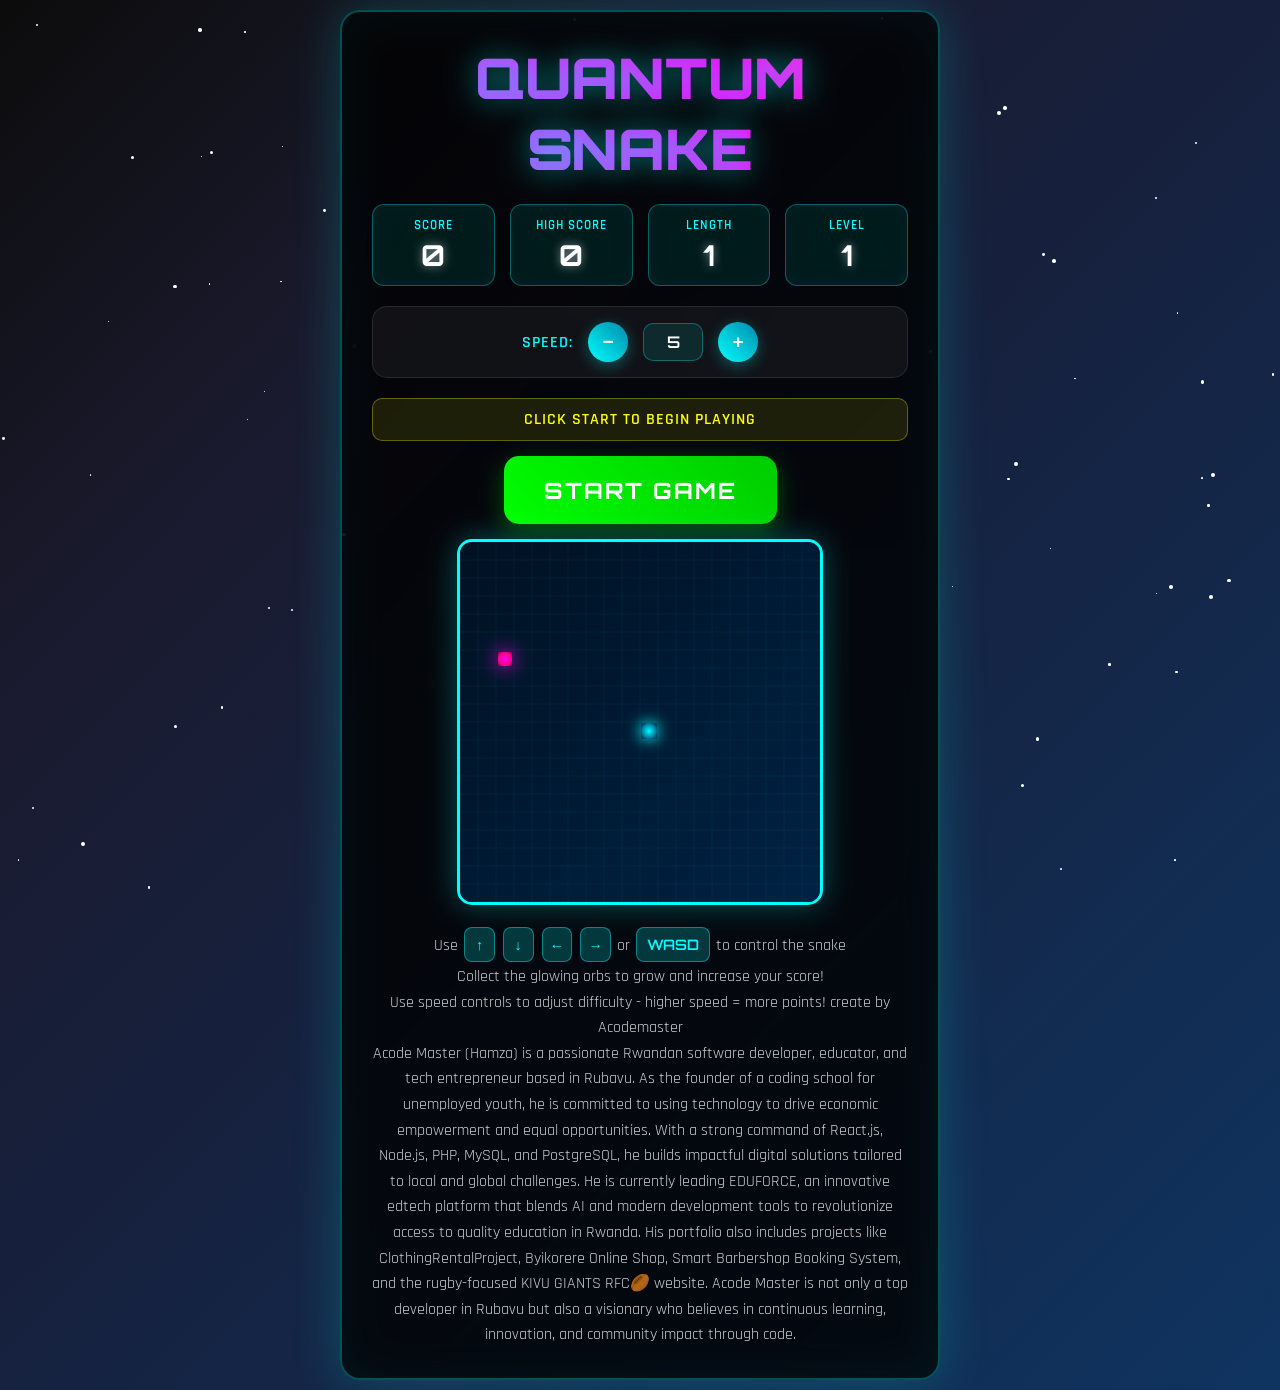
<file: index.html>
<!DOCTYPE html>
<html lang="en">
<head>
    <meta charset="UTF-8">
    <meta name="viewport" content="width=device-width, initial-scale=1.0">
    <title>Acode master</title>
    <style>
        @import url('https://fonts.googleapis.com/css2?family=Orbitron:wght@400;700;900&family=Rajdhani:wght@300;400;600;700&display=swap');
        
        * {
            margin: 0;
            padding: 0;
            box-sizing: border-box;
        }

        body {
            background: linear-gradient(135deg, #0c0c0c 0%, #1a1a2e 25%, #16213e 50%, #0f3460 100%);
            min-height: 100vh;
            display: flex;
            justify-content: center;
            align-items: center;
            font-family: 'Rajdhani', sans-serif;
            overflow-x: hidden;
            position: relative;
            padding: 10px;
        }

        /* Animated starfield background */
        .stars {
            position: fixed;
            top: 0;
            left: 0;
            width: 100vw;
            height: 100vh;
            pointer-events: none;
            z-index: 0;
        }

        .star {
            position: absolute;
            background: white;
            border-radius: 50%;
            animation: twinkle 3s infinite;
        }

        .star:nth-child(odd) { animation-delay: 1s; }
        .star:nth-child(3n) { animation-delay: 2s; }

        @keyframes twinkle {
            0%, 100% { opacity: 0.3; transform: scale(1); }
            50% { opacity: 1; transform: scale(1.2); }
        }

        /* Main game container */
        .game-container {
            position: relative;
            z-index: 1;
            background: rgba(0, 0, 0, 0.8);
            backdrop-filter: blur(15px);
            border-radius: 20px;
            padding: clamp(15px, 3vw, 30px);
            border: 2px solid rgba(0, 255, 255, 0.3);
            box-shadow: 
                0 0 50px rgba(0, 255, 255, 0.2),
                inset 0 0 50px rgba(0, 255, 255, 0.05);
            animation: containerGlow 4s ease-in-out infinite alternate;
            width: 100%;
            max-width: min(95vw, 600px);
            min-width: 320px;
        }

        @keyframes containerGlow {
            from { 
                border-color: rgba(0, 255, 255, 0.3);
                box-shadow: 0 0 50px rgba(0, 255, 255, 0.2), inset 0 0 50px rgba(0, 255, 255, 0.05);
            }
            to { 
                border-color: rgba(0, 255, 255, 0.6);
                box-shadow: 0 0 80px rgba(0, 255, 255, 0.4), inset 0 0 50px rgba(0, 255, 255, 0.1);
            }
        }

        .game-title {
            font-family: 'Orbitron', monospace;
            font-size: clamp(1.8rem, 6vw, 3.5rem);
            font-weight: 900;
            text-align: center;
            margin-bottom: clamp(15px, 3vw, 20px);
            background: linear-gradient(45deg, #00ffff, #ff00ff, #ffff00, #00ffff);
            background-size: 400% 400%;
            -webkit-background-clip: text;
            -webkit-text-fill-color: transparent;
            background-clip: text;
            animation: gradientShift 3s ease-in-out infinite;
            text-shadow: 0 0 30px rgba(0, 255, 255, 0.5);
        }

        @keyframes gradientShift {
            0% { background-position: 0% 50%; }
            50% { background-position: 100% 50%; }
            100% { background-position: 0% 50%; }
        }

        .game-stats {
            display: grid;
            grid-template-columns: repeat(auto-fit, minmax(100px, 1fr));
            gap: clamp(8px, 2vw, 15px);
            margin-bottom: clamp(15px, 3vw, 20px);
        }

        .stat-card {
            background: rgba(0, 255, 255, 0.1);
            border: 1px solid rgba(0, 255, 255, 0.3);
            border-radius: 12px;
            padding: clamp(8px, 2vw, 12px);
            text-align: center;
            backdrop-filter: blur(10px);
            transition: all 0.3s ease;
        }

        .stat-card:hover {
            background: rgba(0, 255, 255, 0.15);
            transform: translateY(-2px);
        }

        .stat-label {
            font-size: clamp(0.7rem, 2vw, 0.8rem);
            color: #00ffff;
            font-weight: 600;
            text-transform: uppercase;
            letter-spacing: 1px;
            margin-bottom: 4px;
        }

        .stat-value {
            font-size: clamp(1.2rem, 4vw, 1.8rem);
            font-weight: 700;
            color: white;
            font-family: 'Orbitron', monospace;
            text-shadow: 0 0 10px rgba(255, 255, 255, 0.5);
        }

        /* Speed controls */
        .speed-controls {
            display: flex;
            align-items: center;
            justify-content: center;
            flex-wrap: wrap;
            gap: clamp(8px, 2vw, 15px);
            margin-bottom: clamp(15px, 3vw, 20px);
            padding: clamp(10px, 2vw, 15px);
            background: rgba(255, 255, 255, 0.05);
            border-radius: 15px;
            border: 1px solid rgba(255, 255, 255, 0.1);
        }

        .speed-label {
            color: #00ffff;
            font-weight: 600;
            font-size: clamp(0.9rem, 2.5vw, 1rem);
            text-transform: uppercase;
            letter-spacing: 1px;
        }

        .speed-btn {
            background: linear-gradient(45deg, #00ffff, #0088aa);
            border: none;
            width: clamp(35px, 8vw, 40px);
            height: clamp(35px, 8vw, 40px);
            border-radius: 50%;
            color: white;
            font-size: clamp(1rem, 3vw, 1.2rem);
            font-weight: bold;
            cursor: pointer;
            transition: all 0.3s ease;
            display: flex;
            align-items: center;
            justify-content: center;
            box-shadow: 0 4px 15px rgba(0, 255, 255, 0.3);
            touch-action: manipulation;
        }

        .speed-btn:hover, .speed-btn:active {
            transform: translateY(-2px) scale(1.1);
            box-shadow: 0 8px 25px rgba(0, 255, 255, 0.5);
            background: linear-gradient(45deg, #00cccc, #0099bb);
        }

        .speed-btn:disabled {
            background: rgba(100, 100, 100, 0.3);
            cursor: not-allowed;
            transform: none;
            box-shadow: none;
        }

        .speed-display {
            background: rgba(0, 255, 255, 0.1);
            border: 1px solid rgba(0, 255, 255, 0.3);
            border-radius: 10px;
            padding: clamp(6px, 1.5vw, 8px) clamp(12px, 3vw, 15px);
            color: white;
            font-family: 'Orbitron', monospace;
            font-weight: 600;
            font-size: clamp(0.9rem, 2.5vw, 1rem);
            min-width: clamp(50px, 12vw, 60px);
            text-align: center;
        }

        /* Game board */
        .game-board-container {
            display: flex;
            justify-content: center;
            margin: 0 auto clamp(15px, 3vw, 20px);
            width: 100%;
        }

        .game-board {
            border: 3px solid #00ffff;
            border-radius: 15px;
            background: linear-gradient(45deg, #001122 0%, #002244 100%);
            box-shadow: 
                inset 0 0 50px rgba(0, 255, 255, 0.1),
                0 0 30px rgba(0, 255, 255, 0.3);
            position: relative;
            display: block;
            max-width: 100%;
            height: auto;
        }

        .game-board::before {
            content: '';
            position: absolute;
            top: -3px;
            left: -3px;
            right: -3px;
            bottom: -3px;
            background: linear-gradient(45deg, #00ffff, #ff00ff, #ffff00, #00ffff);
            background-size: 400% 400%;
            border-radius: 18px;
            z-index: -1;
            animation: borderGlow 3s ease-in-out infinite;
        }

        @keyframes borderGlow {
            0% { background-position: 0% 50%; }
            50% { background-position: 100% 50%; }
            100% { background-position: 0% 50%; }
        }

        .start-btn {
            background: linear-gradient(45deg, #00ff00, #00cc00);
            border: none;
            padding: clamp(15px, 4vw, 20px) clamp(25px, 6vw, 40px);
            border-radius: 15px;
            color: white;
            font-size: clamp(1.1rem, 3.5vw, 1.4rem);
            font-weight: 700;
            font-family: 'Orbitron', monospace;
            cursor: pointer;
            transition: all 0.3s ease;
            text-transform: uppercase;
            letter-spacing: 2px;
            box-shadow: 0 8px 25px rgba(0, 255, 0, 0.3);
            touch-action: manipulation;
            margin: 15px auto;
            display: block;
            width: fit-content;
        }

        .start-btn:hover, .start-btn:active {
            transform: translateY(-3px) scale(1.05);
            box-shadow: 0 15px 35px rgba(0, 255, 0, 0.5);
            background: linear-gradient(45deg, #00ff44, #00ee22);
        }

        .start-btn:disabled {
            background: rgba(100, 100, 100, 0.3);
            cursor: not-allowed;
            transform: none;
            box-shadow: none;
        }

        .controls {
            margin-top: clamp(15px, 3vw, 20px);
            text-align: center;
            color: rgba(255, 255, 255, 0.8);
            font-size: clamp(0.8rem, 2.5vw, 1rem);
            line-height: 1.6;
        }

        .control-key {
            display: inline-block;
            background: rgba(0, 255, 255, 0.2);
            border: 1px solid rgba(0, 255, 255, 0.4);
            padding: clamp(3px, 1vw, 5px) clamp(6px, 2vw, 10px);
            border-radius: 8px;
            margin: 2px;
            font-family: 'Orbitron', monospace;
            font-weight: 600;
            color: #00ffff;
            font-size: clamp(0.7rem, 2vw, 0.9rem);
        }

        /* Mobile controls */
        .mobile-controls {
            display: none;
            grid-template-areas: 
                ". up ."
                "left center right"
                ". down .";
            grid-template-columns: 1fr 1fr 1fr;
            gap: 10px;
            margin-top: 20px;
            max-width: 200px;
            margin-left: auto;
            margin-right: auto;
        }

        .mobile-btn {
            background: linear-gradient(45deg, #00ffff, #0088aa);
            border: none;
            width: 50px;
            height: 50px;
            border-radius: 50%;
            color: white;
            font-size: 1.2rem;
            font-weight: bold;
            cursor: pointer;
            transition: all 0.3s ease;
            display: flex;
            align-items: center;
            justify-content: center;
            box-shadow: 0 4px 15px rgba(0, 255, 255, 0.3);
            touch-action: manipulation;
        }

        .mobile-btn:active {
            transform: scale(0.95);
            box-shadow: 0 2px 8px rgba(0, 255, 255, 0.5);
        }

        .mobile-btn.up { grid-area: up; }
        .mobile-btn.down { grid-area: down; }
        .mobile-btn.left { grid-area: left; }
        .mobile-btn.right { grid-area: right; }

        .game-over-overlay {
            position: fixed;
            top: 0;
            left: 0;
            width: 100vw;
            height: 100vh;
            background: rgba(0, 0, 0, 0.9);
            display: none;
            justify-content: center;
            align-items: center;
            z-index: 1000;
            backdrop-filter: blur(10px);
            padding: 20px;
        }

        .game-over-card {
            background: linear-gradient(135deg, #1a1a2e 0%, #16213e 100%);
            border: 3px solid #ff4444;
            border-radius: 20px;
            padding: clamp(20px, 5vw, 40px);
            text-align: center;
            box-shadow: 0 0 100px rgba(255, 68, 68, 0.5);
            animation: gameOverPulse 1s ease-in-out;
            max-width: 90vw;
            width: 100%;
            max-width: 400px;
        }

        @keyframes gameOverPulse {
            0% { transform: scale(0.8); opacity: 0; }
            100% { transform: scale(1); opacity: 1; }
        }

        .game-over-title {
            font-family: 'Orbitron', monospace;
            font-size: clamp(2rem, 8vw, 3rem);
            color: #ff4444;
            font-weight: 900;
            text-shadow: 0 0 20px #ff4444;
            margin-bottom: clamp(15px, 4vw, 20px);
            animation: textFlicker 2s infinite;
        }

        @keyframes textFlicker {
            0%, 100% { opacity: 1; }
            50% { opacity: 0.8; }
        }

        .final-score {
            font-size: clamp(1.1rem, 4vw, 1.5rem);
            color: white;
            margin-bottom: clamp(15px, 4vw, 20px);
            font-weight: 600;
        }

        .restart-btn {
            background: linear-gradient(45deg, #ff4444, #cc3333);
            border: none;
            padding: clamp(12px, 3vw, 15px) clamp(20px, 5vw, 30px);
            border-radius: 10px;
            color: white;
            font-size: clamp(1rem, 3vw, 1.2rem);
            font-weight: 700;
            font-family: 'Orbitron', monospace;
            cursor: pointer;
            transition: all 0.3s ease;
            text-transform: uppercase;
            letter-spacing: 1px;
            box-shadow: 0 4px 15px rgba(255, 68, 68, 0.3);
            touch-action: manipulation;
        }

        .restart-btn:hover, .restart-btn:active {
            transform: translateY(-2px);
            box-shadow: 0 10px 20px rgba(255, 68, 68, 0.4);
            background: linear-gradient(45deg, #ff6666, #ff4444);
        }

        .game-status {
            text-align: center;
            margin-bottom: clamp(12px, 3vw, 15px);
            padding: clamp(8px, 2vw, 10px);
            border-radius: 10px;
            background: rgba(0, 255, 0, 0.1);
            border: 1px solid rgba(0, 255, 0, 0.3);
            color: #00ff00;
            font-weight: 600;
            text-transform: uppercase;
            letter-spacing: 1px;
            transition: all 0.3s ease;
            font-size: clamp(0.8rem, 2.5vw, 1rem);
        }

        .game-status.waiting {
            background: rgba(255, 255, 0, 0.1);
            border-color: rgba(255, 255, 0, 0.3);
            color: #ffff00;
        }

        .game-status.active {
            background: rgba(0, 255, 0, 0.1);
            border-color: rgba(0, 255, 0, 0.3);
            color: #00ff00;
        }

        /* Responsive breakpoints */
        @media (max-width: 768px) {
            body { padding: 5px; }
            .mobile-controls { display: grid; }
            .speed-controls { justify-content: space-around; }
            .controls { font-size: 0.8rem; }
        }

        @media (max-width: 480px) {
            .game-container {
                border-radius: 15px;
                padding: 15px;
            }
            .game-stats { grid-template-columns: repeat(2, 1fr); }
            .speed-controls { padding: 10px; }
        }

        @media (max-height: 500px) and (orientation: landscape) {
            .game-title {
                font-size: 2rem;
                margin-bottom: 10px;
            }
            .game-stats, .speed-controls { margin-bottom: 10px; }
            .speed-controls { padding: 8px; }
            .controls {
                margin-top: 10px;
                font-size: 0.8rem;
            }
        }

        @media (prefers-reduced-motion: reduce) {
            * {
                animation-duration: 0.01ms !important;
                animation-iteration-count: 1 !important;
                transition-duration: 0.01ms !important;
            }
        }

        .speed-btn:focus,
        .restart-btn:focus,
        .mobile-btn:focus,
        .start-btn:focus {
            outline: 2px solid #00ffff;
            outline-offset: 2px;
        }
    </style>
</head>
<body>
    <div class="stars" id="stars"></div>
    
    <div class="game-container">
        <h1 class="game-title">QUANTUM SNAKE</h1>
        
        <div class="game-stats">
            <div class="stat-card">
                <div class="stat-label">Score</div>
                <div class="stat-value" id="score">0</div>
            </div>
            <div class="stat-card">
                <div class="stat-label">High Score</div>
                <div class="stat-value" id="highScore">0</div>
            </div>
            <div class="stat-card">
                <div class="stat-label">Length</div>
                <div class="stat-value" id="length">1</div>
            </div>
            <div class="stat-card">
                <div class="stat-label">Level</div>
                <div class="stat-value" id="level">1</div>
            </div>
        </div>

        <div class="speed-controls">
            <span class="speed-label">Speed:</span>
            <button class="speed-btn" id="decreaseSpeed" onclick="changeSpeed(-1)">−</button>
            <div class="speed-display" id="speedDisplay">5</div>
            <button class="speed-btn" id="increaseSpeed" onclick="changeSpeed(1)">+</button>
        </div>

        <div class="game-status waiting" id="gameStatus">Click START to begin playing</div>
        
        <button class="start-btn" id="startBtn" onclick="startGame()">START GAME</button>
        
        <div class="game-board-container">
            <canvas id="board" class="game-board"></canvas>
        </div>
        
        <div class="controls">
            Use <span class="control-key">↑</span> <span class="control-key">↓</span> <span class="control-key">←</span> <span class="control-key">→</span> or <span class="control-key">WASD</span> to control the snake<br>
            Collect the glowing orbs to grow and increase your score!<br>
            Use speed controls to adjust difficulty - higher speed = more points!
            <span>create by Acodemaster </span>
            <p>Acode Master (Hamza) is a passionate Rwandan software developer, educator, and tech entrepreneur based in Rubavu. As the founder of a coding school for unemployed youth, he is committed to using technology to drive economic empowerment and equal opportunities. With a strong command of React.js, Node.js, PHP, MySQL, and PostgreSQL, he builds impactful digital solutions tailored to local and global challenges. He is currently leading EDUFORCE, an innovative edtech platform that blends AI and modern development tools to revolutionize access to quality education in Rwanda. His portfolio also includes projects like ClothingRentalProject, Byikorere Online Shop, Smart Barbershop Booking System, and the rugby-focused KIVU GIANTS RFC🏉 website. Acode Master is not only a top developer in Rubavu but also a visionary who believes in continuous learning, innovation, and community impact through code.</p>
        </div>

        <div class="mobile-controls" id="mobileControls">
            <button class="mobile-btn up" onclick="mobileControl('up')">↑</button>
            <button class="mobile-btn left" onclick="mobileControl('left')">←</button>
            <button class="mobile-btn right" onclick="mobileControl('right')">→</button>
            <button class="mobile-btn down" onclick="mobileControl('down')">↓</button>
        </div>
    </div>

    <div class="game-over-overlay" id="gameOverOverlay">
        <div class="game-over-card">
            <div class="game-over-title">GAME OVER</div>
            <div class="final-score">Final Score: <span id="finalScore">0</span></div>
            <div class="final-score">Final Level: <span id="finalLevel">1</span></div>
            <button class="restart-btn" onclick="restartGame()">PLAY AGAIN</button>
        </div>
    </div>

    <script>
        let blockSize = 20;
        let total_row = 20;
        let total_col = 20;
        let board;
        let context;

        let snakeX = blockSize * 10;
        let snakeY = blockSize * 10;
        let speedX = 0;
        let speedY = 0;
        let snakeBody = [];

        let foodX;
        let foodY;
        let gameOver = false;
        let gameStarted = false;
        let score = 0;
        let level = 1;
        let gameSpeed = 5;
        let gameInterval;
        let highScore = parseInt(localStorage.getItem('snakeHighScore')) || 0;

        const MIN_SPEED = 1;
        const MAX_SPEED = 10;
        const BASE_INTERVAL = 200;

        function calculateGameSize() {
            const container = document.querySelector('.game-container');
            const containerRect = container.getBoundingClientRect();
            const availableWidth = Math.min(containerRect.width - 60, window.innerWidth - 60);
            const availableHeight = window.innerHeight * 0.4;
            
            const maxSize = Math.min(availableWidth, availableHeight, 500);
            const optimalBlockSize = Math.floor(maxSize / 20);
            
            blockSize = Math.max(15, Math.min(25, optimalBlockSize));
            total_row = Math.floor(maxSize / blockSize);
            total_col = total_row;
            
            snakeX = blockSize * Math.floor(total_col / 2);
            snakeY = blockSize * Math.floor(total_row / 2);
        }

        function createStars() {
            const starsContainer = document.getElementById('stars');
            starsContainer.innerHTML = '';
            const starCount = window.innerWidth < 768 ? 50 : 100;
            
            for (let i = 0; i < starCount; i++) {
                const star = document.createElement('div');
                star.className = 'star';
                star.style.left = Math.random() * 100 + '%';
                star.style.top = Math.random() * 100 + '%';
                star.style.width = Math.random() * 3 + 1 + 'px';
                star.style.height = star.style.width;
                star.style.animationDelay = Math.random() * 3 + 's';
                starsContainer.appendChild(star);
            }
        }

        function updateGameInterval() {
            if (gameInterval) {
                clearInterval(gameInterval);
            }
            const interval = BASE_INTERVAL - (gameSpeed - 1) * 15;
            gameInterval = setInterval(update, interval);
        }

        function changeSpeed(delta) {
            if (gameStarted && !gameOver) return;
            
            const newSpeed = gameSpeed + delta;
            if (newSpeed >= MIN_SPEED && newSpeed <= MAX_SPEED) {
                gameSpeed = newSpeed;
                document.getElementById('speedDisplay').textContent = gameSpeed;
                updateSpeedButtons();
            }
        }

        function updateSpeedButtons() {
            document.getElementById('decreaseSpeed').disabled = gameSpeed <= MIN_SPEED || (gameStarted && !gameOver);
            document.getElementById('increaseSpeed').disabled = gameSpeed >= MAX_SPEED || (gameStarted && !gameOver);
        }

        function mobileControl(direction) {
            if (!gameStarted || gameOver) return;
            
            const keyMap = {
                'up': 'ArrowUp',
                'down': 'ArrowDown',
                'left': 'ArrowLeft',
                'right': 'ArrowRight'
            };
            
            changeDirection({ code: keyMap[direction] });
        }

        function resizeGame() {
            calculateGameSize();
            
            if (board) {
                board.width = total_col * blockSize;
                board.height = total_row * blockSize;
                
                if (snakeX >= total_col * blockSize) snakeX = (total_col - 1) * blockSize;
                if (snakeY >= total_row * blockSize) snakeY = (total_row - 1) * blockSize;
                
                snakeBody = snakeBody.filter(segment => 
                    segment[0] < total_col * blockSize && 
                    segment[1] < total_row * blockSize
                );
                
                placeFood();
                drawGame();
            }
        }

        window.onload = function () {
            createStars();
            calculateGameSize();
            
            board = document.getElementById("board");
            board.width = total_col * blockSize;
            board.height = total_row * blockSize;
            context = board.getContext("2d");

            document.getElementById('highScore').textContent = highScore;
            updateSpeedButtons();
            placeFood();
            document.addEventListener("keyup", changeDirection);
            
            let resizeTimeout;
            window.addEventListener('resize', () => {
                clearTimeout(resizeTimeout);
                resizeTimeout = setTimeout(resizeGame, 250);
            });
            
            window.addEventListener('orientationchange', () => {
                setTimeout(resizeGame, 500);
            });
            
            drawGame();
        };

        function startGame() {
            if (gameStarted) return;
            
            gameStarted = true;
            gameOver = false;
            document.getElementById('gameStatus').textContent = 'Game Active - Use arrow keys or WASD to move!';
            document.getElementById('gameStatus').classList.remove('waiting');
            document.getElementById('gameStatus').classList.add('active');
            document.getElementById('startBtn').disabled = true;
            document.getElementById('startBtn').textContent = 'GAME ACTIVE';
            
            updateSpeedButtons();
            updateGameInterval();
        }

        function resetGame() {
            if (gameInterval) {
                clearInterval(gameInterval);
            }
            
            snakeX = blockSize * Math.floor(total_col / 2);
            snakeY = blockSize * Math.floor(total_row / 2);
            speedX = 0;
            speedY = 0;
            snakeBody = [];
            score = 0;
            level = 1;
            gameOver = false;
            gameStarted = false;
            
            document.getElementById('score').textContent = score;
            document.getElementById('length').textContent = 1;
            document.getElementById('level').textContent = level;
            document.getElementById('gameStatus').textContent = 'Click START to begin playing';
            document.getElementById('gameStatus').classList.remove('active');
            document.getElementById('gameStatus').classList.add('waiting');
            document.getElementById('startBtn').disabled = false;
            document.getElementById('startBtn').textContent = 'START GAME';
            
            updateSpeedButtons();
            placeFood();
            drawGame();
        }

        function update() {
            if (gameOver || !gameStarted) {
                return;
            }

            // Move body segments
            for (let i = snakeBody.length - 1; i > 0; i--) {
                snakeBody[i] = snakeBody[i - 1];
            }
            if (snakeBody.length) {
                snakeBody[0] = [snakeX, snakeY];
            }

            // Move head
            snakeX += speedX * blockSize;
            snakeY += speedY * blockSize;

            // Check collision with walls
            if (snakeX < 0 || snakeX >= total_col * blockSize || snakeY < 0 || snakeY >= total_row * blockSize) {
                endGame();
                return;
            }

            // Check collision with body
            for (let i = 0; i < snakeBody.length; i++) {
                if (snakeX == snakeBody[i][0] && snakeY == snakeBody[i][1]) {
                    endGame();
                    return;
                }
            }

            // Check if food eaten
            if (snakeX == foodX && snakeY == foodY) {
                snakeBody.push([foodX, foodY]);
                score += gameSpeed * 10; // Higher speed = more points
                
                // Update level every 5 food items
                level = Math.floor(snakeBody.length / 5) + 1;
                
                // Update UI
                document.getElementById('score').textContent = score;
                document.getElementById('length').textContent = snakeBody.length + 1;
                document.getElementById('level').textContent = level;
                
                // Check for high score
                if (score > highScore) {
                    highScore = score;
                    document.getElementById('highScore').textContent = highScore;
                    localStorage.setItem('snakeHighScore', highScore);
                }
                
                placeFood();
            }

            drawGame();
        }

        function endGame() {
            gameOver = true;
            gameStarted = false;
            
            if (gameInterval) {
                clearInterval(gameInterval);
            }
            
            // Show game over screen
            document.getElementById('finalScore').textContent = score;
            document.getElementById('finalLevel').textContent = level;
            document.getElementById('gameOverOverlay').style.display = 'flex';
            
            updateSpeedButtons();
        }

        function restartGame() {
            document.getElementById('gameOverOverlay').style.display = 'none';
            resetGame();
        }

        function drawGame() {
            // Clear canvas with gradient background
            const gradient = context.createLinearGradient(0, 0, board.width, board.height);
            gradient.addColorStop(0, '#001122');
            gradient.addColorStop(1, '#002244');
            context.fillStyle = gradient;
            context.fillRect(0, 0, board.width, board.height);

            // Draw grid pattern
            context.strokeStyle = 'rgba(0, 255, 255, 0.1)';
            context.lineWidth = 0.5;
            for (let i = 0; i <= total_col; i++) {
                context.beginPath();
                context.moveTo(i * blockSize, 0);
                context.lineTo(i * blockSize, board.height);
                context.stroke();
            }
            for (let i = 0; i <= total_row; i++) {
                context.beginPath();
                context.moveTo(0, i * blockSize);
                context.lineTo(board.width, i * blockSize);
                context.stroke();
            }

            // Draw food with glow effect
            context.save();
            context.shadowColor = '#ff00ff';
            context.shadowBlur = 20;
            const foodGradient = context.createRadialGradient(
                foodX + blockSize/2, foodY + blockSize/2, 0,
                foodX + blockSize/2, foodY + blockSize/2, blockSize/2
            );
            foodGradient.addColorStop(0, '#ff00ff');
            foodGradient.addColorStop(0.7, '#ff0088');
            foodGradient.addColorStop(1, '#880044');
            context.fillStyle = foodGradient;
            context.fillRect(foodX + 2, foodY + 2, blockSize - 4, blockSize - 4);
            context.restore();

            // Draw snake head with special glow
            context.save();
            context.shadowColor = '#00ffff';
            context.shadowBlur = 15;
            const headGradient = context.createRadialGradient(
                snakeX + blockSize/2, snakeY + blockSize/2, 0,
                snakeX + blockSize/2, snakeY + blockSize/2, blockSize/2
            );
            headGradient.addColorStop(0, '#00ffff');
            headGradient.addColorStop(0.7, '#0088aa');
            headGradient.addColorStop(1, '#004466');
            context.fillStyle = headGradient;
            context.fillRect(snakeX + 1, snakeY + 1, blockSize - 2, blockSize - 2);
            context.restore();

            // Draw snake body with gradient
            for (let i = 0; i < snakeBody.length; i++) {
                const alpha = 1 - (i * 0.1); // Fade effect for body
                const bodyGradient = context.createRadialGradient(
                    snakeBody[i][0] + blockSize/2, snakeBody[i][1] + blockSize/2, 0,
                    snakeBody[i][0] + blockSize/2, snakeBody[i][1] + blockSize/2, blockSize/2
                );
                bodyGradient.addColorStop(0, `rgba(0, 255, 255, ${alpha})`);
                bodyGradient.addColorStop(0.7, `rgba(0, 136, 170, ${alpha * 0.8})`);
                bodyGradient.addColorStop(1, `rgba(0, 68, 102, ${alpha * 0.6})`);
                context.fillStyle = bodyGradient;
                context.fillRect(snakeBody[i][0] + 1, snakeBody[i][1] + 1, blockSize - 2, blockSize - 2);
            }
        }

        function placeFood() {
            do {
                foodX = Math.floor(Math.random() * total_col) * blockSize;
                foodY = Math.floor(Math.random() * total_row) * blockSize;
            } while (isFoodOnSnake());
        }

        function isFoodOnSnake() {
            if (foodX == snakeX && foodY == snakeY) {
                return true;
            }
            for (let i = 0; i < snakeBody.length; i++) {
                if (foodX == snakeBody[i][0] && foodY == snakeBody[i][1]) {
                    return true;
                }
            }
            return false;
        }

        function changeDirection(e) {
            if (!gameStarted || gameOver) return;
            
            // Prevent reverse direction
            const isMovingHorizontally = speedX !== 0;
            const isMovingVertically = speedY !== 0;
            
            switch (e.code) {
                case "ArrowUp":
                case "KeyW":
                    if (!isMovingVertically) {
                        speedX = 0;
                        speedY = -1;
                    }
                    break;
                case "ArrowDown":
                case "KeyS":
                    if (!isMovingVertically) {
                        speedX = 0;
                        speedY = 1;
                    }
                    break;
                case "ArrowLeft":
                case "KeyA":
                    if (!isMovingHorizontally) {
                        speedX = -1;
                        speedY = 0;
                    }
                    break;
                case "ArrowRight":
                case "KeyD":
                    if (!isMovingHorizontally) {
                        speedX = 1;
                        speedY = 0;
                    }
                    break;
                case "Space":
                    e.preventDefault();
                    if (!gameStarted && !gameOver) {
                        startGame();
                    }
                    break;
            }
        }

        // Add keyboard shortcut for spacebar to start game
        document.addEventListener("keydown", function(e) {
            if (e.code === "Space") {
                e.preventDefault();
                if (!gameStarted && !gameOver) {
                    startGame();
                }
            }
        });

        // Touch/swipe controls for mobile
        let startX, startY;
        
        document.addEventListener('touchstart', function(e) {
            startX = e.touches[0].clientX;
            startY = e.touches[0].clientY;
        });

        document.addEventListener('touchend', function(e) {
            if (!startX || !startY || !gameStarted || gameOver) return;

            const endX = e.changedTouches[0].clientX;
            const endY = e.changedTouches[0].clientY;
            
            const diffX = startX - endX;
            const diffY = startY - endY;
            
            const minSwipeDistance = 30;
            
            if (Math.abs(diffX) > Math.abs(diffY)) {
                // Horizontal swipe
                if (Math.abs(diffX) > minSwipeDistance) {
                    if (diffX > 0) {
                        // Swipe left
                        mobileControl('left');
                    } else {
                        // Swipe right
                        mobileControl('right');
                    }
                }
            } else {
                // Vertical swipe
                if (Math.abs(diffY) > minSwipeDistance) {
                    if (diffY > 0) {
                        // Swipe up
                        mobileControl('up');
                    } else {
                        // Swipe down
                        mobileControl('down');
                    }
                }
            }
            
            startX = null;
            startY = null;
        });

        // Prevent scrolling on mobile when touching the game area
        document.getElementById('board').addEventListener('touchstart', function(e) {
            e.preventDefault();
        });

        document.getElementById('board').addEventListener('touchmove', function(e) {
            e.preventDefault();
        });
    </script>
</body>
</html>
</file>
